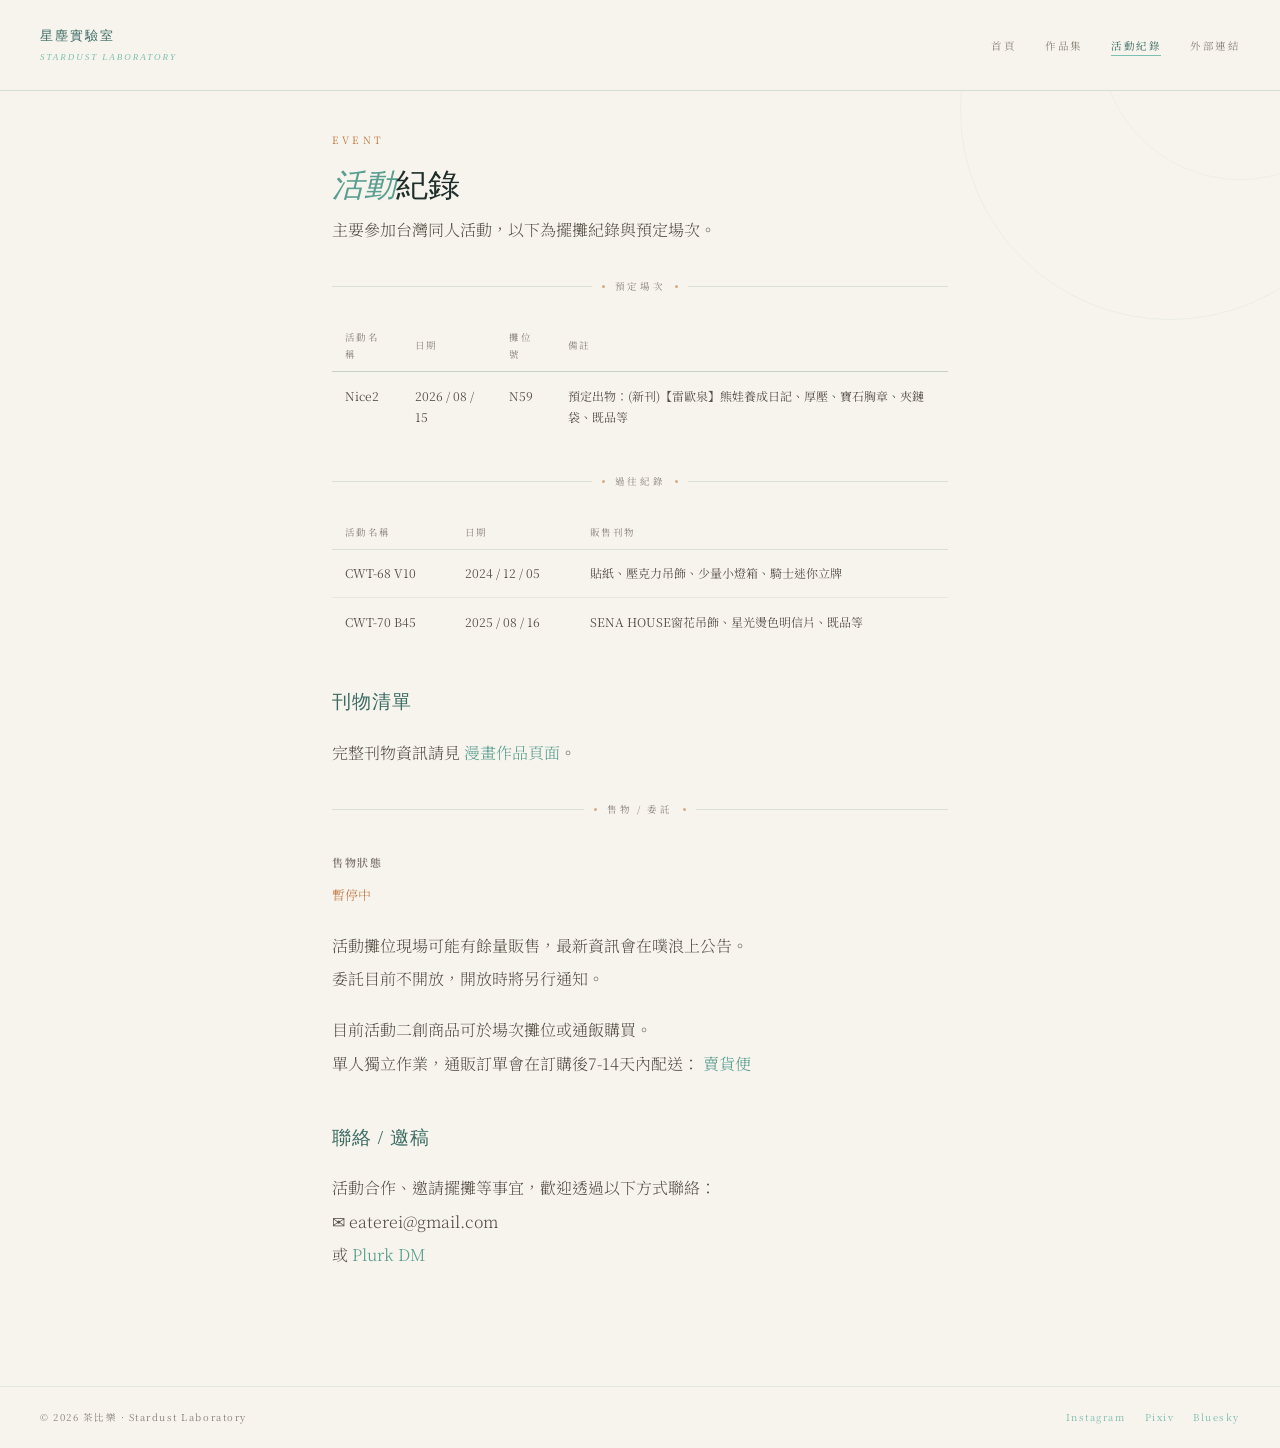
<file: booth.html>
<!DOCTYPE html>
<html lang="zh-Hant">
<head>
  <meta charset="UTF-8">
  <meta name="viewport" content="width=device-width, initial-scale=1.0">
  <title>活動紀錄 · 星塵實驗室</title>
  <link rel="icon" href="logo.png" type="image/png">
  <link rel="apple-touch-icon" href="logo.png">
  <meta property="og:title" content="活動紀錄 · 星塵實驗室" />
  <meta property="og:description" content="茶比樂的活動紀錄與售物資訊" />
  <meta property="og:url" content="https://stacydust.com/booth.html" />
  <meta property="og:image" content="https://stacydust.com/logo.png" />
  <meta property="og:locale" content="zh_TW" />
  <link rel="stylesheet" href="style.css">
</head>
<body>

  <header>
    <a class="site-logo" href="index.html">
      星塵實驗室
      <span>Stardust Laboratory</span>
    </a>
    <nav>
      <ul>
        <li><a href="index.html">首頁</a></li>
        <li><a href="works.html">作品集</a></li>
        <li><a href="booth.html" class="active">活動紀錄</a></li>
        <li><a href="links.html">外部連結</a></li>
      </ul>
    </nav>
  </header>

  <main>

    <span class="eyebrow">event</span>
    <h1><em>活動</em>紀錄</h1>

    <p>主要參加台灣同人活動，以下為擺攤紀錄與預定場次。</p>

    <div class="divider">
      <div class="divider-line"></div>
      <div class="divider-dot"></div>
      <div class="divider-label">預定場次</div>
      <div class="divider-dot"></div>
      <div class="divider-line"></div>
    </div>

    <!-- 預定場次表格 -->
    <!-- 新增場次：複製 <tr>...</tr> 一行往下貼，換內容就好 -->
    <table class="booth-table">
      <thead>
        <tr>
          <th>活動名稱</th>
          <th>日期</th>
          <th>攤位號</th>
          <th>備註</th>
        </tr>
      </thead>
      <tbody>
        <tr>
          <td>Nice2</td>
          <td>2026 / 08 / 15</td>
          <td>N59</td>
          <td>預定出物：(新刊)【雷歐泉】熊娃養成日記、厚壓、寶石胸章、夾鏈袋、既品等</td>
        </tr>
        
        <!-- 繼續新增場次 -->
      </tbody>
    </table>

    <div class="divider">
      <div class="divider-line"></div>
      <div class="divider-dot"></div>
      <div class="divider-label">過往紀錄</div>
      <div class="divider-dot"></div>
      <div class="divider-line"></div>
    </div>

    <!-- 過往場次表格 -->
    <table class="booth-table">
      <thead>
        <tr>
          <th>活動名稱</th>
          <th>日期</th>
          <th>販售刊物</th>
        </tr>
      </thead>
      <tbody>
        <tr>
          <td>CWT-68 V10</td>
          <td>2024 / 12 / 05</td>
          <td>貼紙、壓克力吊飾、少量小燈箱、騎士迷你立牌</td>
        </tr>
        <tr>
          <td>CWT-70 B45</td>
          <td>2025 / 08 / 16</td>
          <td>SENA HOUSE窗花吊飾、星光燙色明信片、既品等</td>
        </tr>
        <!-- 繼續新增過往場次 -->
      </tbody>
    </table>

    <h2>刊物清單</h2>
    <p>
      完整刊物資訊請見
      <a href="doujin.html">漫畫作品頁面</a>。
    </p>

    <div class="divider">
      <div class="divider-line"></div>
      <div class="divider-dot"></div>
      <div class="divider-label">售物 / 委託</div>
      <div class="divider-dot"></div>
      <div class="divider-line"></div>
    </div>

    <!-- 售物狀態：把「暫停中」改成「開放中」即可，不開放時改回來 -->
    <p>
      <strong style="font-size:11px; letter-spacing:0.15em; color:var(--text-muted);">售物狀態</strong><br>
      <span style="font-size:13px; color:var(--orange);">暫停中</span>
    </p>

    <p>
      活動攤位現場可能有餘量販售，最新資訊會在噗浪上公告。<br>
      委託目前不開放，開放時將另行通知。
    </p>

    <!-- 開放售物時，在這裡新增售物清單，格式參考上方的 booth-table -->
    
    <p>
      目前活動二創商品可於場次攤位或通飯購買。<br>
      單人獨立作業，通販訂單會在訂購後7-14天內配送：
      <a href="https://myship.7-11.com.tw/general/detail/GM2402051019485" target="_blank" rel="noopener">賣貨便</a>
    </p>
    
    <h2>聯絡 / 邀稿</h2>
    <p>
      活動合作、邀請擺攤等事宜，歡迎透過以下方式聯絡：<br>
      <!-- 換成你的聯絡方式 -->
      ✉ eaterei@gmail.com<br>
      或 <a href="https://www.plurk.com/c82815" target="_blank" rel="noopener">Plurk DM</a>
    </p>

  </main>

  <footer>
    <span>© 2026 茶比樂 · Stardust Laboratory</span>
    <div class="footer-links">
      <a href="https://www.instagram.com/leoizu712" target="_blank" rel="noopener">Instagram</a>
      <a href="https://www.pixiv.net/users/3842743" target="_blank" rel="noopener">Pixiv</a>
      <a href="https://bsky.app/profile/stacytea.bsky.social" target="_blank" rel="noopener">Bluesky</a>
    </div>
  </footer>

</body>
</html>
</file>
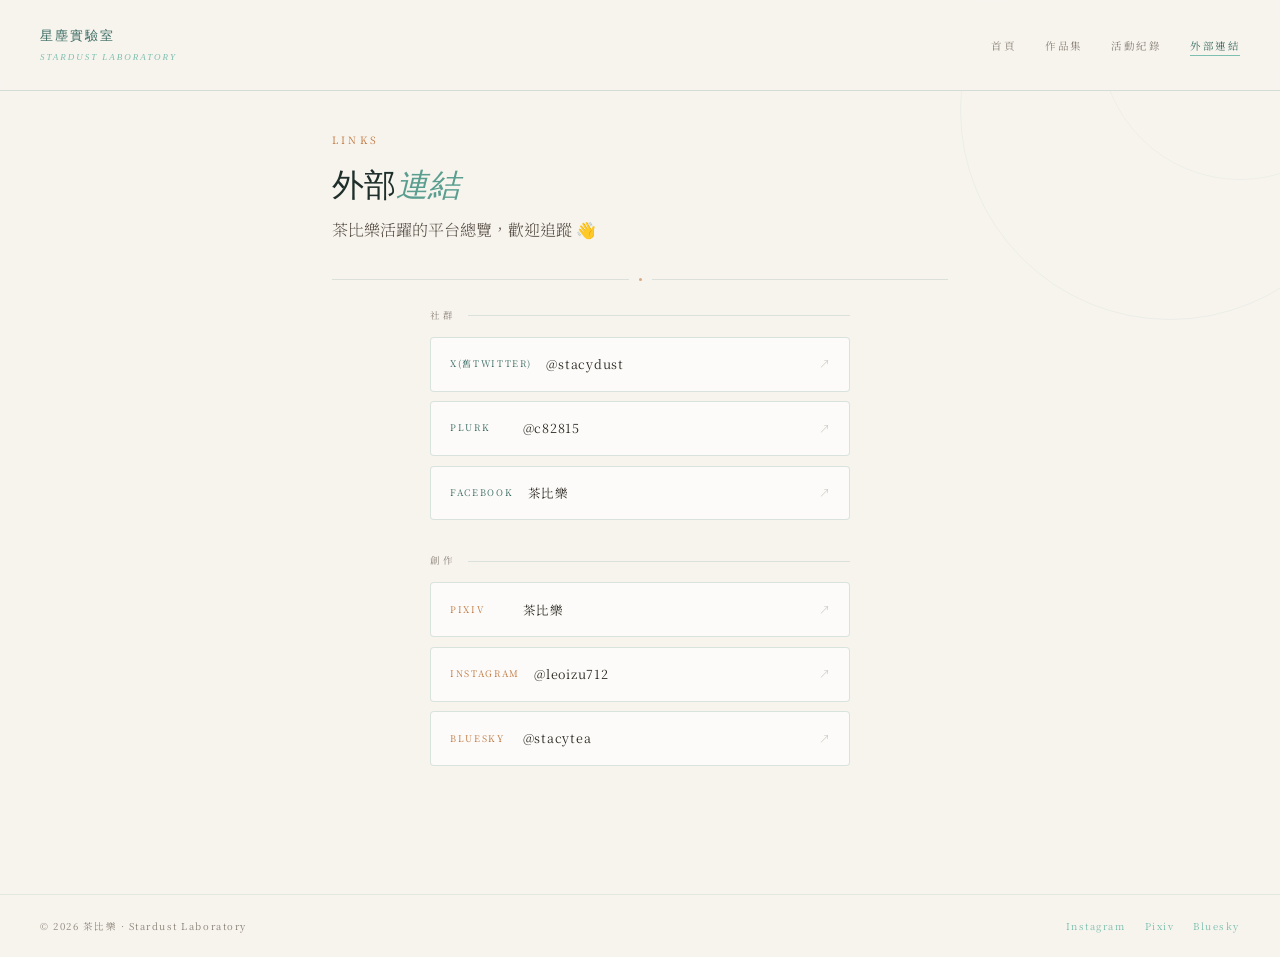
<file: links.html>
<!DOCTYPE html>
<html lang="zh-Hant">
<head>
  <meta charset="UTF-8">
  <meta name="viewport" content="width=device-width, initial-scale=1.0">
  <title>外部連結 · 星塵實驗室</title>
  <link rel="icon" href="logo.png" type="image/png">
  <link rel="apple-touch-icon" href="logo.png">
  <meta property="og:title" content="外部連結 · 星塵實驗室" />
  <meta property="og:description" content="茶比樂的社群連結總覽" />
  <meta property="og:url" content="https://stacydust.com/links.html" />
  <meta property="og:image" content="https://stacydust.com/logo.png" />
  <meta property="og:locale" content="zh_TW" />
  <link rel="stylesheet" href="style.css">
  <style>
    .links-wrap {
      max-width: 420px;
      margin: 0 auto;
    }

    .link-group {
      margin-bottom: 2rem;
    }

    .link-group-label {
      font-size: 9.5px;
      letter-spacing: 0.28em;
      color: var(--text-muted);
      text-transform: uppercase;
      margin-bottom: 0.8rem;
      display: flex;
      align-items: center;
      gap: 0.8rem;
    }

    .link-group-label::after {
      content: '';
      flex: 1;
      height: 0.5px;
      background: var(--border);
    }

    .link-btn {
      display: flex;
      align-items: center;
      justify-content: space-between;
      width: 100%;
      padding: 0.95rem 1.2rem;
      margin-bottom: 0.6rem;
      border: 0.5px solid var(--green-border);
      border-radius: 4px;
      background: var(--card-bg);
      text-decoration: none;
      color: var(--text);
      transition: border-color 0.2s, background 0.2s;
      position: relative;
      overflow: hidden;
    }

    .link-btn::before {
      content: '';
      position: absolute;
      left: 0; top: 0; bottom: 0;
      width: 2px;
      background: linear-gradient(to bottom, var(--green-mid), var(--green-light));
      opacity: 0;
      transition: opacity 0.2s;
    }

    .link-btn.og::before {
      background: linear-gradient(to bottom, var(--orange), #e09a5a);
    }

    .link-btn:hover {
      border-color: rgba(90,150,135,0.45);
      background: rgba(255,255,255,0.85);
    }

    .link-btn:hover::before { opacity: 1; }

    .link-btn-left {
      display: flex;
      align-items: center;
      gap: 0.9rem;
    }

    .link-platform {
      font-size: 9px;
      letter-spacing: 0.18em;
      color: var(--green);
      text-transform: uppercase;
      min-width: 58px;
    }

    .link-btn.og .link-platform {
      color: var(--orange);
    }

    .link-name {
      font-size: 12.5px;
      letter-spacing: 0.06em;
      color: var(--text);
    }

    .link-arrow {
      font-size: 11px;
      color: var(--text-muted);
      opacity: 0.5;
    }
  </style>
</head>
<body>

  <header>
    <a class="site-logo" href="index.html">
      星塵實驗室
      <span>Stardust Laboratory</span>
    </a>
    <nav>
      <ul>
        <li><a href="index.html">首頁</a></li>
        <li><a href="works.html">作品集</a></li>
        <li><a href="booth.html">活動紀錄</a></li>
        <li><a href="links.html" class="active">外部連結</a></li>
      </ul>
    </nav>
  </header>

  <main>

    <span class="eyebrow">links</span>
    <h1>外部<em>連結</em></h1>

    <p>茶比樂活躍的平台總覽，歡迎追蹤 👋</p>

    <div class="divider">
      <div class="divider-line"></div>
      <div class="divider-dot"></div>
      <div class="divider-line"></div>
    </div>

    <div class="links-wrap">

      <!-- 社群平台 -->
      <div class="link-group">
        <div class="link-group-label">社群</div>

        <!-- 把 href 換成你的實際連結，link-name 換成你的帳號名稱 -->
        <a href="https://x.com/stacydust" target="_blank" rel="noopener" class="link-btn">
          <div class="link-btn-left">
            <span class="link-platform">x(舊Twitter)</span>
            <span class="link-name">@stacydust</span>
          </div>
          <span class="link-arrow">↗</span>
        </a>
        
        <a href="https://www.plurk.com/c82815" target="_blank" rel="noopener" class="link-btn">
          <div class="link-btn-left">
            <span class="link-platform">Plurk</span>
            <span class="link-name">@c82815</span>
          </div>
          <span class="link-arrow">↗</span>
        </a>

        <a href="https://www.facebook.com/leoizu712" target="_blank" rel="noopener" class="link-btn">
          <div class="link-btn-left">
            <span class="link-platform">facebook</span>
            <span class="link-name">茶比樂</span>
          </div>
          <span class="link-arrow">↗</span>
        </a>
        
      </div>

      <!-- 創作平台 -->
      <div class="link-group">
        <div class="link-group-label">創作</div>

        <a href="https://www.pixiv.net/users/3842743" target="_blank" rel="noopener" class="link-btn og">
          <div class="link-btn-left">
            <span class="link-platform">Pixiv</span>
            <span class="link-name">茶比樂</span>
          </div>
          <span class="link-arrow">↗</span>
        </a>

        <a href="https://www.instagram.com/leoizu712" target="_blank" rel="noopener" class="link-btn og">
          <div class="link-btn-left">
            <span class="link-platform">Instagram</span>
            <span class="link-name">@leoizu712</span>
          </div>
          <span class="link-arrow">↗</span>
        </a>

         <a href="https://bsky.app/profile/stacytea.bsky.social" target="_blank" rel="noopener" class="link-btn og">
          <div class="link-btn-left">
            <span class="link-platform">BlueSky</span>
            <span class="link-name">@stacytea</span>
          </div>
          <span class="link-arrow">↗</span>
        </a>

        <!-- 如果有 Booth 通販，取消下面的註解並填入連結 -->
        <!--
        <a href="https://booth.pm/" target="_blank" rel="noopener" class="link-btn og">
          <div class="link-btn-left">
            <span class="link-platform">Booth</span>
            <span class="link-name">你的 Booth 店名</span>
          </div>
          <span class="link-arrow">↗</span>
        </a>
        -->
      </div>

      <!-- 新增平台：複製以下格式 -->
      <!--
      <div class="link-group">
        <div class="link-group-label">分類名稱</div>

        <a href="連結網址" target="_blank" rel="noopener" class="link-btn">
          <div class="link-btn-left">
            <span class="link-platform">平台名稱</span>
            <span class="link-name">你的帳號</span>
          </div>
          <span class="link-arrow">↗</span>
        </a>
      </div>
      -->

    </div>

  </main>

  <footer>
    <span>© 2026 茶比樂 · Stardust Laboratory</span>
    <div class="footer-links">
      <a href="https://www.instagram.com/leoizu712" target="_blank" rel="noopener">Instagram</a>
      <a href="https://www.pixiv.net/users/3842743" target="_blank" rel="noopener">Pixiv</a>
      <a href="https://bsky.app/profile/stacytea.bsky.social" target="_blank" rel="noopener">Bluesky</a>
    </div>
  </footer>

</body>
</html>
</file>
<file: style.css>
@import url('https://fonts.googleapis.com/css2?family=IM+Fell+English:ital@0;1&family=Noto+Serif+TC:wght@300;400;500&display=swap');

/* === 基本設定 === */
*, *::before, *::after {
  box-sizing: border-box;
  margin: 0;
  padding: 0;
}

:root {
  --bg: #f7f4ee;
  --text: #2e2a24;
  --text-muted: #8a8278;
  --text-light: #5a5248;
  --green: #3a6b62;
  --green-mid: #5a9e90;
  --green-light: #7dbfb0;
  --green-pale: rgba(90,150,135,0.08);
  --green-border: rgba(90,140,130,0.22);
  --orange: #c07840;
  --orange-pale: rgba(192,120,64,0.07);
  --orange-border: rgba(192,120,64,0.28);
  --border: rgba(90,140,130,0.18);
  --card-bg: rgba(255,255,255,0.62);
  --font-serif: 'IM Fell English', serif;
  --font-body: 'Noto Serif TC', serif;
  --max: 680px;
}

html { scroll-behavior: smooth; }

body {
  background: var(--bg);
  color: var(--text);
  font-family: var(--font-body);
  font-size: 1rem;
  line-height: 1.8;
  min-height: 100vh;
  position: relative;
}

/* === 背景裝飾 === */
body::before {
  content: '';
  position: fixed;
  top: -100px; right: -100px;
  width: 420px; height: 420px;
  border-radius: 50%;
  border: 0.5px solid rgba(90,150,135,0.07);
  pointer-events: none;
  z-index: 0;
}

body::after {
  content: '';
  position: fixed;
  top: -100px; right: -100px;
  width: 280px; height: 280px;
  border-radius: 50%;
  border: 0.5px solid rgba(90,150,135,0.06);
  pointer-events: none;
  z-index: 0;
}

/* === HEADER === */
header {
  display: flex;
  justify-content: space-between;
  align-items: center;
  padding: 1.5rem 2.5rem;
  border-bottom: 0.5px solid var(--green-border);
  position: relative;
  z-index: 10;
  background: rgba(247,244,238,0.92);
  backdrop-filter: blur(8px);
  -webkit-backdrop-filter: blur(8px);
  position: sticky;
  top: 0;
}

.site-logo {
  font-family: var(--font-serif);
  font-size: 13px;
  letter-spacing: 0.15em;
  color: var(--green);
  text-transform: uppercase;
  text-decoration: none;
}

.site-logo span {
  display: block;
  font-size: 9px;
  letter-spacing: 0.22em;
  color: var(--green-light);
  font-style: italic;
  margin-top: 2px;
}

nav ul {
  display: flex;
  gap: 1.8rem;
  list-style: none;
}

nav a {
  font-size: 10.5px;
  letter-spacing: 0.14em;
  color: var(--text-muted);
  text-decoration: none;
  transition: color 0.2s;
  padding-bottom: 2px;
}

nav a:hover {
  color: var(--green);
}

nav a.active {
  color: var(--green);
  border-bottom: 0.5px solid var(--green-light);
}

/* === MAIN WRAPPER === */
main {
  max-width: var(--max);
  margin: 0 auto;
  padding: 2.5rem 2rem 4rem;
  position: relative;
  z-index: 1;
}

/* === 標題 === */
h1 {
  font-family: var(--font-serif);
  font-size: 2rem;
  font-weight: normal;
  color: #1e2e2a;
  line-height: 1.3;
  margin-bottom: 0.4rem;
}

h1 em {
  color: var(--green-mid);
  font-style: italic;
}

h2 {
  font-family: var(--font-serif);
  font-size: 1.2rem;
  font-weight: normal;
  color: var(--green);
  margin: 2.5rem 0 1rem;
  letter-spacing: 0.05em;
}

p {
  color: var(--text-light);
  margin-bottom: 1.1rem;
  font-weight: 300;
  line-height: 2.1;
}

a {
  color: var(--green-mid);
  text-decoration: none;
  transition: color 0.2s;
}

a:hover { color: var(--green); }

/* === 分隔線 === */
.divider {
  display: flex;
  align-items: center;
  gap: 10px;
  margin: 2rem 0 1.6rem;
}

.divider-line {
  flex: 1;
  height: 0.5px;
  background: var(--border);
}

.divider-dot {
  width: 3px; height: 3px;
  border-radius: 50%;
  background: var(--orange);
  opacity: 0.6;
}

.divider-label {
  font-size: 9.5px;
  letter-spacing: 0.28em;
  color: var(--text-muted);
  text-transform: uppercase;
  white-space: nowrap;
}

/* === 標籤 === */
.tags {
  display: flex;
  gap: 0.6rem;
  flex-wrap: wrap;
  margin: 1rem 0;
}

.tag {
  font-size: 9.5px;
  letter-spacing: 0.13em;
  padding: 3px 12px;
  border: 0.5px solid var(--green-border);
  color: var(--green);
  border-radius: 20px;
  background: var(--green-pale);
}

.tag.og {
  border-color: var(--orange-border);
  color: var(--orange);
  background: var(--orange-pale);
}

/* === EYEBROW === */
.eyebrow {
  font-size: 10px;
  letter-spacing: 0.32em;
  color: var(--orange);
  text-transform: uppercase;
  margin-bottom: 1rem;
  display: block;
}

/* === HERO IMAGE BOX === */
.hero-img {
  width: 100%;
  max-width: 100%;
  height: 220px;
  border: 0.5px solid var(--green-border);
  border-radius: 4px;
  background: rgba(255,255,255,0.5);
  display: flex;
  flex-direction: column;
  align-items: center;
  justify-content: center;
  gap: 0.5rem;
  margin-bottom: 2rem;
  overflow: hidden;
}

.hero-img img {
  width: 100%;
  height: 100%;
  object-fit: cover;
}

.hero-img-placeholder {
  text-align: center;
}

.hero-img-placeholder p {
  font-size: 10px;
  letter-spacing: 0.2em;
  color: var(--green-light);
  margin: 0;
}

.hero-img-placeholder small {
  font-size: 9px;
  color: var(--text-muted);
  letter-spacing: 0.1em;
}

/* === INTRO TEXT === */
.intro {
  text-align: center;
  max-width: 380px;
  margin: 0 auto 1.8rem;
}

/* === 滑動卡片區 === */
.scroll-section {
  margin: 0 -2rem;
  padding: 0 2rem;
}

.scroll-track {
  display: flex;
  gap: 0.9rem;
  overflow-x: auto;
  padding: 0.4rem 2rem 1rem;
  margin: 0 -2rem;
  scroll-snap-type: x mandatory;
  -webkit-overflow-scrolling: touch;
  scrollbar-width: none;
}

.scroll-track::-webkit-scrollbar { display: none; }

.scroll-hint {
  text-align: center;
  font-size: 9.5px;
  letter-spacing: 0.16em;
  color: rgba(160,144,128,0.55);
  margin: 0.3rem 0 0.6rem;
  display: flex;
  align-items: center;
  justify-content: center;
  gap: 0.5rem;
}

/* === 卡片 === */
.card {
  flex: 0 0 185px;
  border: 0.5px solid var(--green-border);
  border-radius: 4px;
  padding: 1.2rem 1.1rem;
  background: var(--card-bg);
  scroll-snap-align: start;
  position: relative;
  overflow: hidden;
  text-decoration: none;
  color: inherit;
  display: block;
  transition: border-color 0.2s;
}

.card:hover { border-color: rgba(90,150,135,0.5); }

.card::before {
  content: '';
  position: absolute;
  top: 0; left: 0; right: 0;
  height: 2px;
  background: linear-gradient(to right, var(--green-mid), var(--green-light));
  opacity: 0;
  transition: opacity 0.2s;
}

.card.og::before {
  background: linear-gradient(to right, var(--orange), #e09a5a);
}

.card:hover::before { opacity: 1; }

.card-img {
  width: 100%;
  height: 95px;
  background: var(--green-pale);
  border-radius: 2px;
  margin-bottom: 0.8rem;
  display: flex;
  align-items: center;
  justify-content: center;
  font-size: 9px;
  letter-spacing: 0.12em;
  color: rgba(90,150,135,0.38);
  overflow: hidden;
}

.card-img img {
  width: 100%;
  height: 100%;
  object-fit: cover;
}

.card.og .card-img {
  background: var(--orange-pale);
  color: rgba(192,120,64,0.32);
}

.card-num {
  font-family: var(--font-serif);
  font-size: 20px;
  color: rgba(90,150,135,0.18);
  line-height: 1;
  margin-bottom: 0.6rem;
}

.card.og .card-num { color: rgba(192,120,64,0.18); }

.card-badge {
  display: inline-block;
  font-size: 8.5px;
  letter-spacing: 0.14em;
  padding: 2px 7px;
  border-radius: 20px;
  margin-bottom: 0.5rem;
  background: var(--green-pale);
  color: var(--green);
  border: 0.5px solid rgba(90,150,135,0.22);
}

.card.og .card-badge {
  background: var(--orange-pale);
  color: var(--orange);
  border-color: var(--orange-border);
}

.card-title {
  font-size: 12.5px;
  letter-spacing: 0.08em;
  color: var(--text);
  margin-bottom: 0.4rem;
  font-weight: 500;
}

.card-desc {
  font-size: 10.5px;
  color: var(--text-muted);
  line-height: 1.9;
  letter-spacing: 0.02em;
}

/* === 作品格線（works / doujin 頁用） === */
.works-grid {
  display: grid;
  grid-template-columns: repeat(2, 1fr);
  gap: 1rem;
  margin-top: 1.5rem;
}

.work-item {
  border: 0.5px solid var(--green-border);
  border-radius: 4px;
  overflow: hidden;
  background: var(--card-bg);
  text-decoration: none;
  color: inherit;
  display: block;
  transition: border-color 0.2s;
}

.work-item:hover { border-color: rgba(90,150,135,0.5); }

.work-thumb {
  width: 100%;
  aspect-ratio: 1 / 1;
  background: var(--green-pale);
  display: flex;
  align-items: center;
  justify-content: center;
  font-size: 9px;
  letter-spacing: 0.15em;
  color: rgba(90,150,135,0.4);
  overflow: hidden;
}

.work-thumb img {
  width: 100%;
  height: 100%;
  object-fit: cover;
}

.work-info {
  padding: 0.8rem 0.9rem;
}

.work-title {
  font-size: 12px;
  letter-spacing: 0.06em;
  color: var(--text);
  margin-bottom: 0.2rem;
  font-weight: 500;
}

.work-meta {
  font-size: 10px;
  color: var(--text-muted);
  letter-spacing: 0.08em;
}

/* === 攤位資訊表格 === */
.booth-table {
  width: 100%;
  border-collapse: collapse;
  margin-top: 1rem;
  font-size: 12px;
}

.booth-table th {
  text-align: left;
  font-size: 9.5px;
  letter-spacing: 0.15em;
  color: var(--text-muted);
  font-weight: 400;
  padding: 0.5rem 0.8rem;
  border-bottom: 0.5px solid var(--border);
}

.booth-table td {
  padding: 0.8rem;
  border-bottom: 0.5px solid rgba(90,140,130,0.1);
  color: var(--text-light);
  vertical-align: top;
}

.booth-table tr:last-child td { border-bottom: none; }

/* === 關於我頁 === */
.about-grid {
  display: grid;
  grid-template-columns: 160px 1fr;
  gap: 2rem;
  align-items: start;
  margin: 1.5rem 0;
}

.about-avatar {
  width: 160px;
  aspect-ratio: 1 / 1;
  border: 0.5px solid var(--green-border);
  border-radius: 4px;
  background: var(--green-pale);
  display: flex;
  align-items: center;
  justify-content: center;
  font-size: 9px;
  letter-spacing: 0.15em;
  color: rgba(90,150,135,0.4);
  overflow: hidden;
}

.about-avatar img {
  width: 100%;
  height: 100%;
  object-fit: cover;
}

.social-links {
  display: flex;
  flex-direction: column;
  gap: 0.5rem;
  margin-top: 1rem;
}

.social-link {
  display: flex;
  align-items: center;
  gap: 0.8rem;
  font-size: 11px;
  letter-spacing: 0.1em;
  color: var(--text-muted);
  text-decoration: none;
  padding: 0.5rem 0;
  border-bottom: 0.5px solid rgba(90,140,130,0.1);
  transition: color 0.2s;
}

.social-link:hover { color: var(--green); }

.social-label {
  font-size: 9px;
  letter-spacing: 0.18em;
  color: var(--green);
  min-width: 60px;
  text-transform: uppercase;
}

/* === FOOTER === */
footer {
  display: flex;
  justify-content: space-between;
  align-items: center;
  padding: 1.4rem 2.5rem;
  font-size: 9.5px;
  letter-spacing: 0.16em;
  color: var(--text-muted);
  border-top: 0.5px solid rgba(90,140,130,0.13);
  margin-top: 2rem;
  position: relative;
  z-index: 1;
}

.footer-links {
  display: flex;
  gap: 1.2rem;
}

.footer-links a {
  color: var(--green-light);
  text-decoration: none;
  transition: color 0.2s;
}

.footer-links a:hover { color: var(--green); }

/* === 手機版 === */
@media (max-width: 600px) {
  header {
    padding: 1rem 1.2rem;
    flex-wrap: wrap;
    gap: 0.8rem;
  }

  nav ul { gap: 1.2rem; }

  main { padding: 2rem 1.2rem 3rem; }

  h1 { font-size: 1.5rem; }

  .scroll-track {
    padding: 0.4rem 1.2rem 1rem;
    margin: 0 -1.2rem;
  }

  .about-grid {
    grid-template-columns: 1fr;
  }

  .about-avatar {
    width: 120px;
    height: 120px;
  }

  .works-grid {
    grid-template-columns: 1fr;
  }

  footer {
    flex-direction: column;
    gap: 0.8rem;
    text-align: center;
    padding: 1.2rem;
  }
}

/* 1. 圖片 hover 放大 */
.work-thumb img {
  transition: transform 0.3s ease;
}
.work-thumb:hover img {
  transform: scale(1.05);
}

/* 2. 頁面載入淡入 */
main {
  animation: fadeIn 0.6s ease;
}
@keyframes fadeIn {
  from { opacity: 0; transform: translateY(10px); }
  to   { opacity: 1; transform: translateY(0); }
}

/* 3. 導覽列連結底線動畫 */
nav a {
  position: relative;
}
nav a::after {
  content: '';
  position: absolute;
  left: 0; bottom: -2px;
  width: 0; height: 0.5px;
  background: var(--green);
  transition: width 0.2s ease;
}
nav a:hover::after {
  width: 100%;
}

.card:active, .work-item:active {
  transform: scale(0.97);
  transition: transform 0.1s ease;
}
</file>
